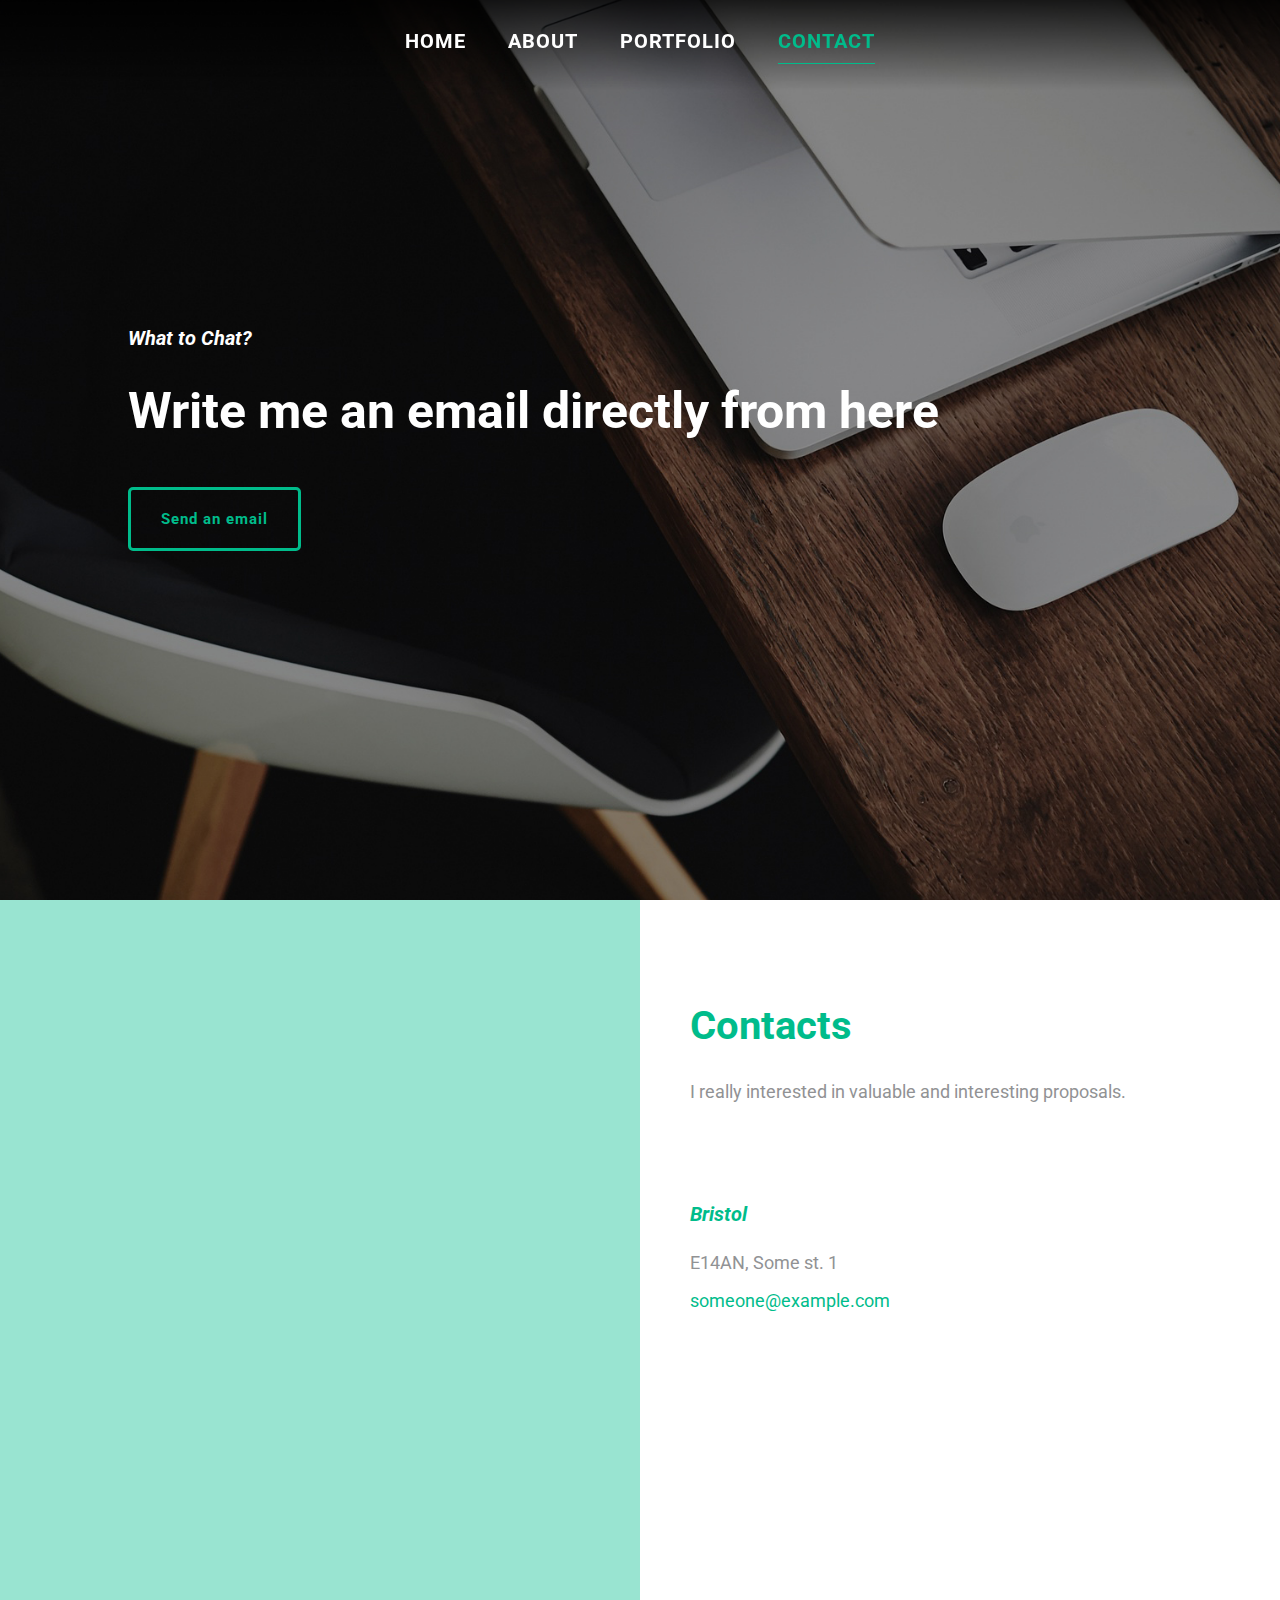
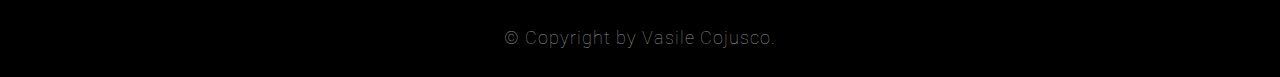
<file: Portfolio_project-2.0/contact.html>
<!DOCTYPE html>
<html>
<head>
	<title>Vasile Cojusco | Software engineer</title>
	<meta name="viewport" content="width=device-width, initial-scale=1.0">
	<link href="https://fonts.googleapis.com/css?family=Roboto" rel="stylesheet">
	<link rel="stylesheet" href="css/font-awesome.min.css">
	<link rel="stylesheet" href="css/normalize.css">
	<link rel="stylesheet" href="css/contact.css">
</head>
<body>
	<nav>
		<div class="container hover">
			<div class="toggle"><a class="toggle_ancher" onclick="toggle_menu(event)"><i class="fa fa-bars fa-3x" aria-hidden="true"></i></a></div>
			<ul id="menu">
				<li><a href="index.php">Home</a></li>
				<li><a href="about.php">About</a></li>
				<li><a href="portfolio.php">Portfolio</a></li>
				<li><a href="#">Contact</a></li>
			</ul>
		</div>
	</nav>
	<section class="header">
		<div class="header_background"></div>
		<div class="container header_content">
			<h4>What to Chat?</h4>
			<h1>Write me an email directly from here</h1>
			<a class="button" href="mailto:someone@example.com">Send an email</a>
		</div>
	</section>
	<section class="principles">
			<div class="principles_row">
				<div class="principles_row_block">
					<div class="filter"></div>
					<div class="filter2"></div>
					<iframe src="https://www.google.com/maps/embed?pb=!1m14!1m12!1m3!1d3880.7229213078367!2d-2.3618027296691957!3d51.378977132580644!2m3!1f0!2f0!3f0!3m2!1i1024!2i768!4f13.1!5e0!3m2!1sen!2suk!4v1504694943902" frameborder="0"  allowfullscreen></iframe>
				</div>
				<div class="principles_row_description inline_block">
					<h2>Contacts</h2>
					<p>
						I really interested in valuable and interesting proposals.
					</p>
					<h4>Bristol</h4>
					<p>E14AN, Some st. 1</p>
					<p><a href="mailto:someone@example.com">someone@example.com</a></p>
				</div>
			</div>
	</section>
	<footer>
		<p>&copy; Copyright by Vasile Cojusco.</p>
	</footer>
	<script src="./js/jquery-3.2.1.min.js" charset="utf-8"></script>
	<script type="text/javascript">
		var hide = function(event) {
				document.getElementById("menu").style.top = "-455px";
				document.getElementsByClassName("toggle_ancher")[0].style.color = "#fff"; 
		};
	    function toggle_menu(event) {
			event.stopPropagation();
			if(document.getElementById("menu").style.top == "0px") {
				document.getElementById("menu").style.top = "-455px";
				document.getElementsByClassName("toggle_ancher")[0].style.color = "#fff";
			} 
			else {
				document.addEventListener('touchend', hide, false);
				document.addEventListener('click', hide, false);
				document.getElementById("menu").style.top = "0";
				document.getElementsByClassName("toggle_ancher")[0].style.color = "#919294";
			}
	    }
		$(window).scroll(function(e){
		  parallax();
		});
		function parallax(){
		  var scrolled = $(window).scrollTop();
		  $('.header_background').css('top',-(scrolled*0.15)+'px');
		}
	</script>
</body>
</html>
</file>
<file: Portfolio_project-2.0/css/contact.css>
* {
	box-sizing: border-box;
}
html {
	font-size: 62.5%;
}
body{
	margin: 0;
	font-size: 10px;
	font-size: 1rem;
	font-family: 'Roboto', sans-serif;
}

/*Ajustment classes*/
.float_left {
	float: left;
}
.float_right {
	float: right;
}
.container {
	width: 80%;
	margin: auto;
}
.inline_block {
	display: inline-block;
}
h1 {
	font-size: 5rem;
	cursor: default;
}
h2 {
	font-size: 4rem;
	cursor: default;
}
h4 {
	font-size: 2rem;
	font-style: italic;
	cursor: default;
}
p {
	font-size: 1.8rem;
}
.button {
	margin-top: 30px;
	padding: 20px 30px;
	border: 3px solid #00BC8B;
	border-radius: 5px;
	color: #00BC8B;
	font-size: 1.5rem;
	font-weight: bold;
	letter-spacing: 1px;
	transition: .4s;
	text-decoration: none;
}
.button:hover,
.button:active,
.button:focus,
.button:active,
.button:focus {
	background: #00BC8B;
	color: #fff;
}
.flex {
	display: flex;
	flex-wrap: wrap;
}

/*header section*/
.toggle {
	display: none;
	position: absolute;
	z-index: 20;
	top: 25px;
	right: 40px;
}
.toggle a {
	color: #fff;
}
nav {
	width: 100%;
	height: 90px;
	position: fixed;
	top: 0;
	z-index: 10;
	background: #000;
	background: -webkit-linear-gradient(rgba(0,0,0,.8),
				rgba(0,0,0,0));
	background: -o-linear-gradient(rgba(0,0,0,.8),
				rgba(0,0,0,0));
	background: -moz-linear-gradient(rgba(0,0,0,.8),
				rgba(0,0,0,0));
	background: linear-gradient(rgba(0,0,0,.8),
				rgba(0,0,0,0));
}
.logo {
	position: absolute;
	z-index: 2;
	width: 320px;
	height: 70px;
	left: 5%;
	cursor: pointer;
}
.logo a {
	height: 40px;
	line-height: 62px;
	font-size: 2rem;
	font-style: italic;
	text-decoration: none;
	transition: .4s;
	color: #fff;
}
.logo a:hover,
.logo a:active,
.logo a:focus {
	color: #00BC8B;
}
.logo img {
	display: inline-block;
	vertical-align: middle;
	height: 40px;
	margin-top: -5px;
}
nav ul {
	margin: 0px;
	padding: 0;
	text-align: center;
}
nav li {
	display: inline-block;
	height: 70px;
	list-style: none;
	font-size: 2rem;
	margin: 0 20px;
	padding: 30px 0;
}
nav ul a {
	padding-bottom: 10px;
	color: #fff;
	text-transform: uppercase;
	font-weight: bold;
	letter-spacing: 1px;
	text-decoration: none;
	border-bottom: 1px solid rgba(0,0,0,0);
	transition: .4s;
}
nav li:nth-child(4) a{
	color: #00BC8B;
	border-bottom: 1px solid #00BC8B;
}
nav ul a:hover,
nav ul a:active,
nav ul a:focus{
	color: #00BC8B;
	border-bottom: 1px solid #00BC8B;
}

/*Header*/
.header {
	position: relative;
	height: 100vh;
}
.header_background {
	position: absolute;
	z-index: -10;
	top: 0;
	width: 100%;
	height: 120vh;
	background: url(../img/laptop-2588074_1920.jpg) no-repeat center center;
	background-size: cover;
}
.header_content {
	color: #fff;
	padding-top: 300px;
}

.header_content h1 {
	margin-bottom: 70px;
}

/*principles_section*/
.principles {
	background-color: #fff;
	overflow: auto;
}
.principles_row {
	height: 700px;
	overflow: auto;
}

.principles_row_block {
	position: relative;
}
.filter {
	z-index: 3;
	background: rgba(0,188,139,.4);
}
.filter2 {
	z-index: 2;
	background: rgba(255,255,255,.3);
}
.principles_row_block,
.principles_row_description {
	width: 50%;
	float: left;
	height: inherit;
}
.principles_row .principles_row_description {
	float: right;
}
.principles_row_block iframe,
.filter,
.filter2 {
	position: absolute;
	height: 100%;
	width: 100%;
}
.principles_row_block img {
	position: absolute;
	width: 40%;
	transition: .4s;
}
.principles_row_block img:hover {
	z-index: 10;
	transform: scale(1.3);
}
.principles_row_description {
	padding: 70px 50px;
}
.principles_row_description h2,
.principles_row_description h4 {
	color: #00BC8B;
}
.principles_row_description h4 {
	margin-top: 100px;
}
.principles_row_description p {
	color: #919294;
}
.principles_row_description a {
	color: #00BC8B;
	text-decoration: none;
	transition: .4s;
}
.principles_row_description a:hover {
	color: #00EDAE;
}

/*fotter_section*/
footer {
	background: #000;
	padding: 10px 0;
	color: #919294;
	text-align: center;
	letter-spacing: 1px;
	font-weight: 100;
}

/*Mediaqueries*/
@media screen and (max-width: 1132px) {
	h1 {
		font-size: 4rem;
	}
	h2 {
		font-size: 3rem;
	}
	h4 {
		font-size: 1.6rem;
		font-style: italic;
	}
	p {
		font-size: 1.6rem;
	}
	.header {
		height: auto;
		min-height: 100vh;
	}
	.header_content {
		text-align: center;
		padding: 400px 10px 0;
	}
	.header_items {
		width: 100%;
		justify-content: space-around;
	}
	.container {
		width: 100%;
	}
}
@media screen and (max-width: 1132px) and (orientation: landscape) {
	.header_content {
		padding-top: 250px;
	}
}
@media screen and (max-width: 879px) {
	h1 {
		font-size: 3rem;
	}
	h2 {
		font-size: 2.1rem;
	}
	nav li {
		height: 60px;
	}
	.header_text {
		padding: 0 20px;
	}
	.header_items {
		display: none;
	}
	.header_content {
		padding-top: 300px;
	}
	.info {
		padding: 150px 20px;
	}
	.principles_row {
		height: 700px;
	}
	.principles_row_block,
	.principles_row_description {
		width: 100%;
		height: 350px;
	}
	.principles_row_description h4 {
		margin-top: 50px;
	}
	.principles_row_description {
		padding: 30px 50px;
	}
	.toggle {
		display: block;
	}
	#menu {
		position: absolute;
		top: -455px;
		z-index: 10;
		width: 100%;
		transition: .4s;
		background: #fff;
		padding: 30px;
		padding-top: 50px;
	}
	#menu li {
		display: block;
		padding: 0;
		margin: 5px;
	}
	nav li a {
		color: #919294;
		padding: 20px;
		display: block;
		transition: .4s;
		outline: 1px solid transparent;
	}
	nav li a:hover,
	nav li a:focus,
	nav li a:active,
	nav li:nth-child(4) a:hover,
	nav li:nth-child(4) a:focus {
		color: #fff;
		background: #00BC8B;
		padding: 20px;
		display: block;
	}
	nav li:nth-child(4) a{
		color: #00BC8B;
		border-bottom: none;
	}
}
@media screen and (max-width: 879px) and (orientation: landscape) {
	.header_content {
		padding-top: 12%;
	}
	.header_content h1 {
		margin-bottom: 50px;
	}
}
@media screen and (max-width: 639px) {
	.header_content {
		padding-top: 50%;
	}
	.header_content h4 {
		display: none;
	}
	.header_content h1 {
		margin-bottom: 50px;
	}
}
@media screen and (max-width: 639px) and (orientation: landscape) {
	.header_content {
		padding-top: 20%;
	}
}
@media screen and (max-height: 900px) and (orientation: portrait) {
	.header_content {
		padding-top: 100px;
	}
}
</file>
